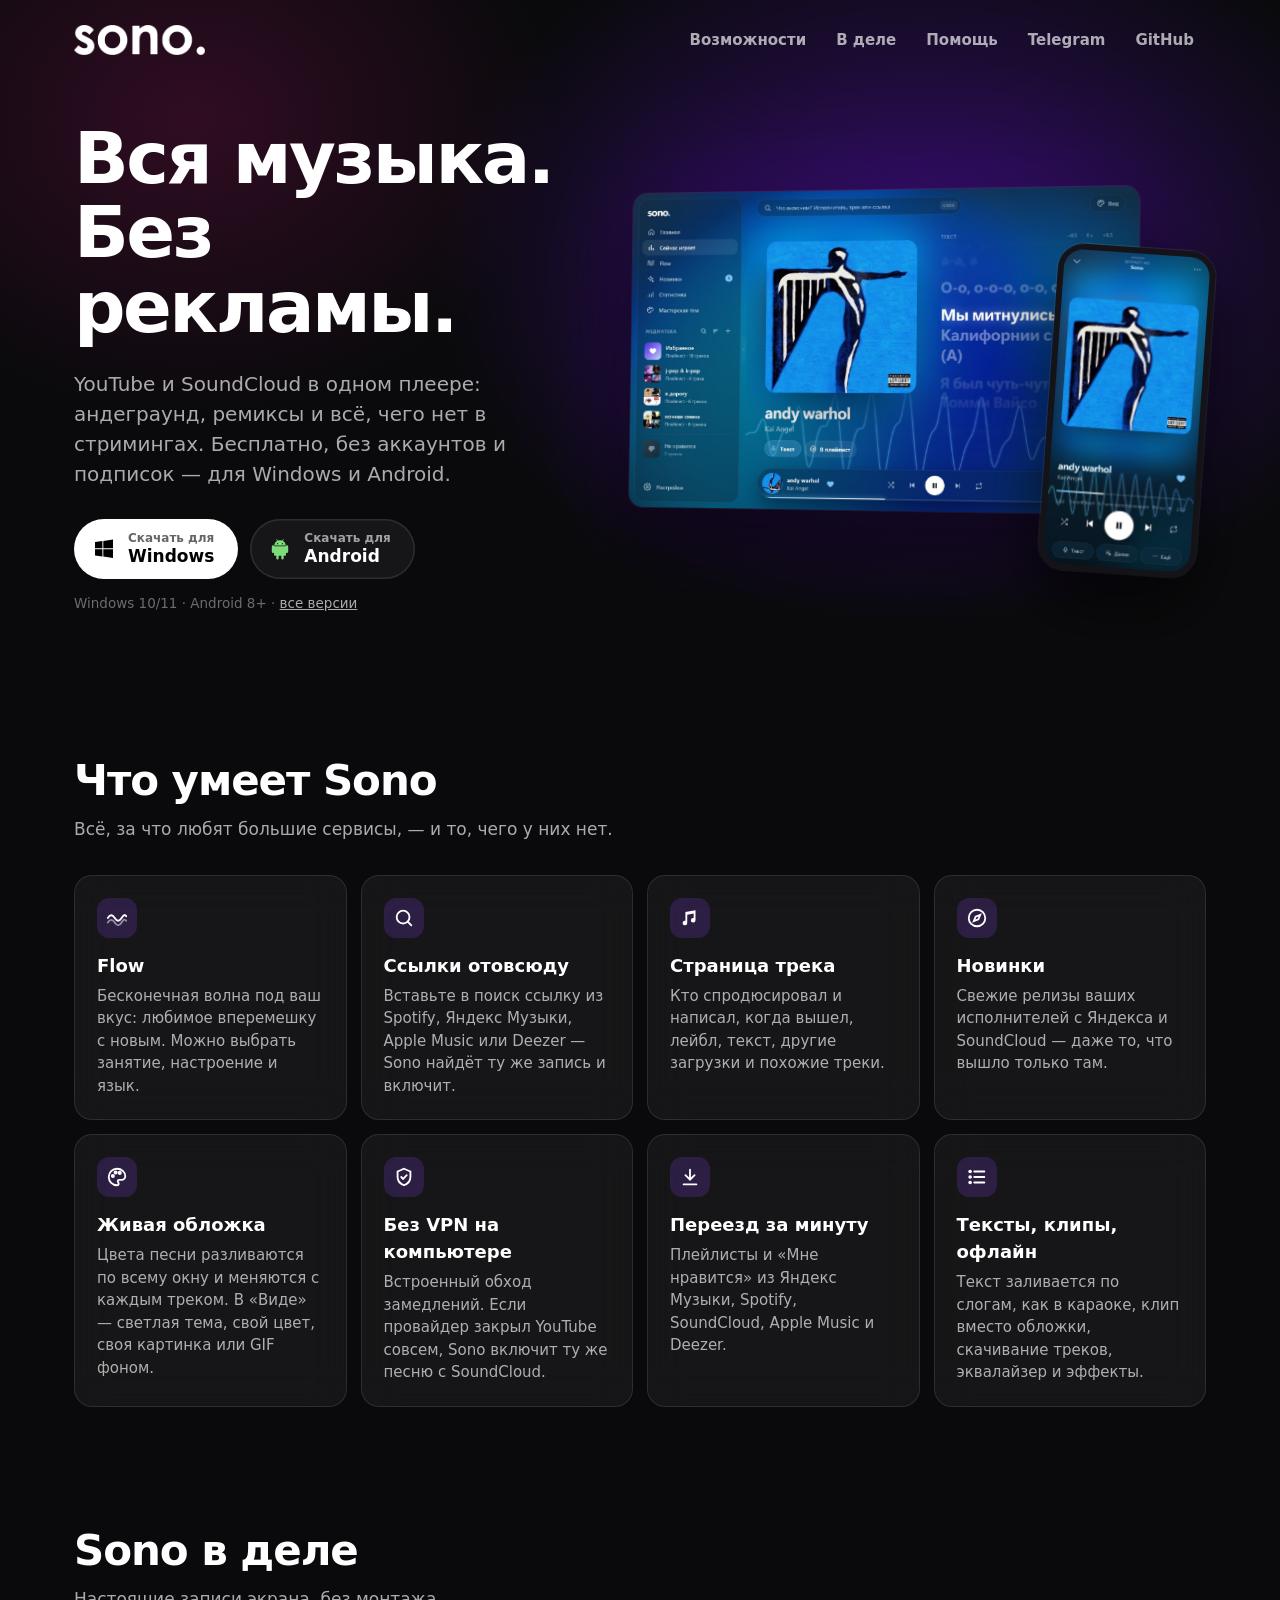
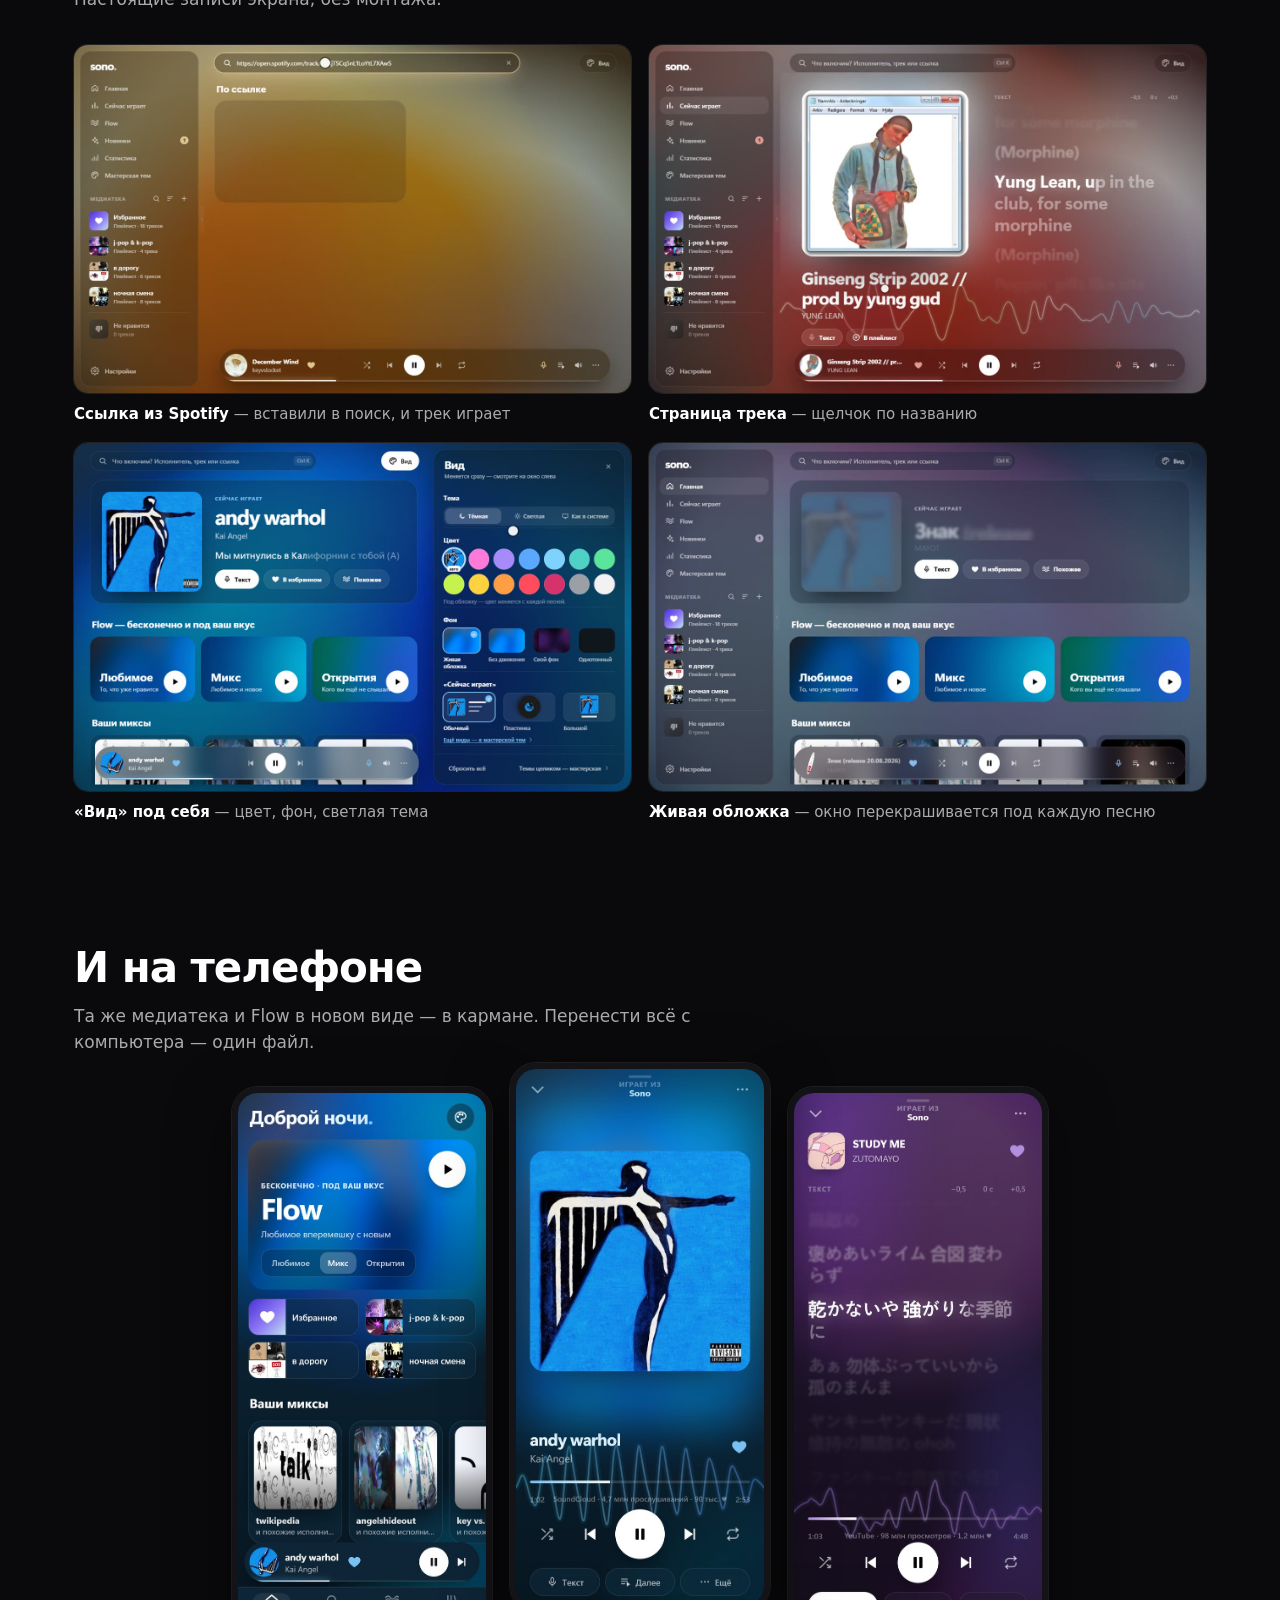
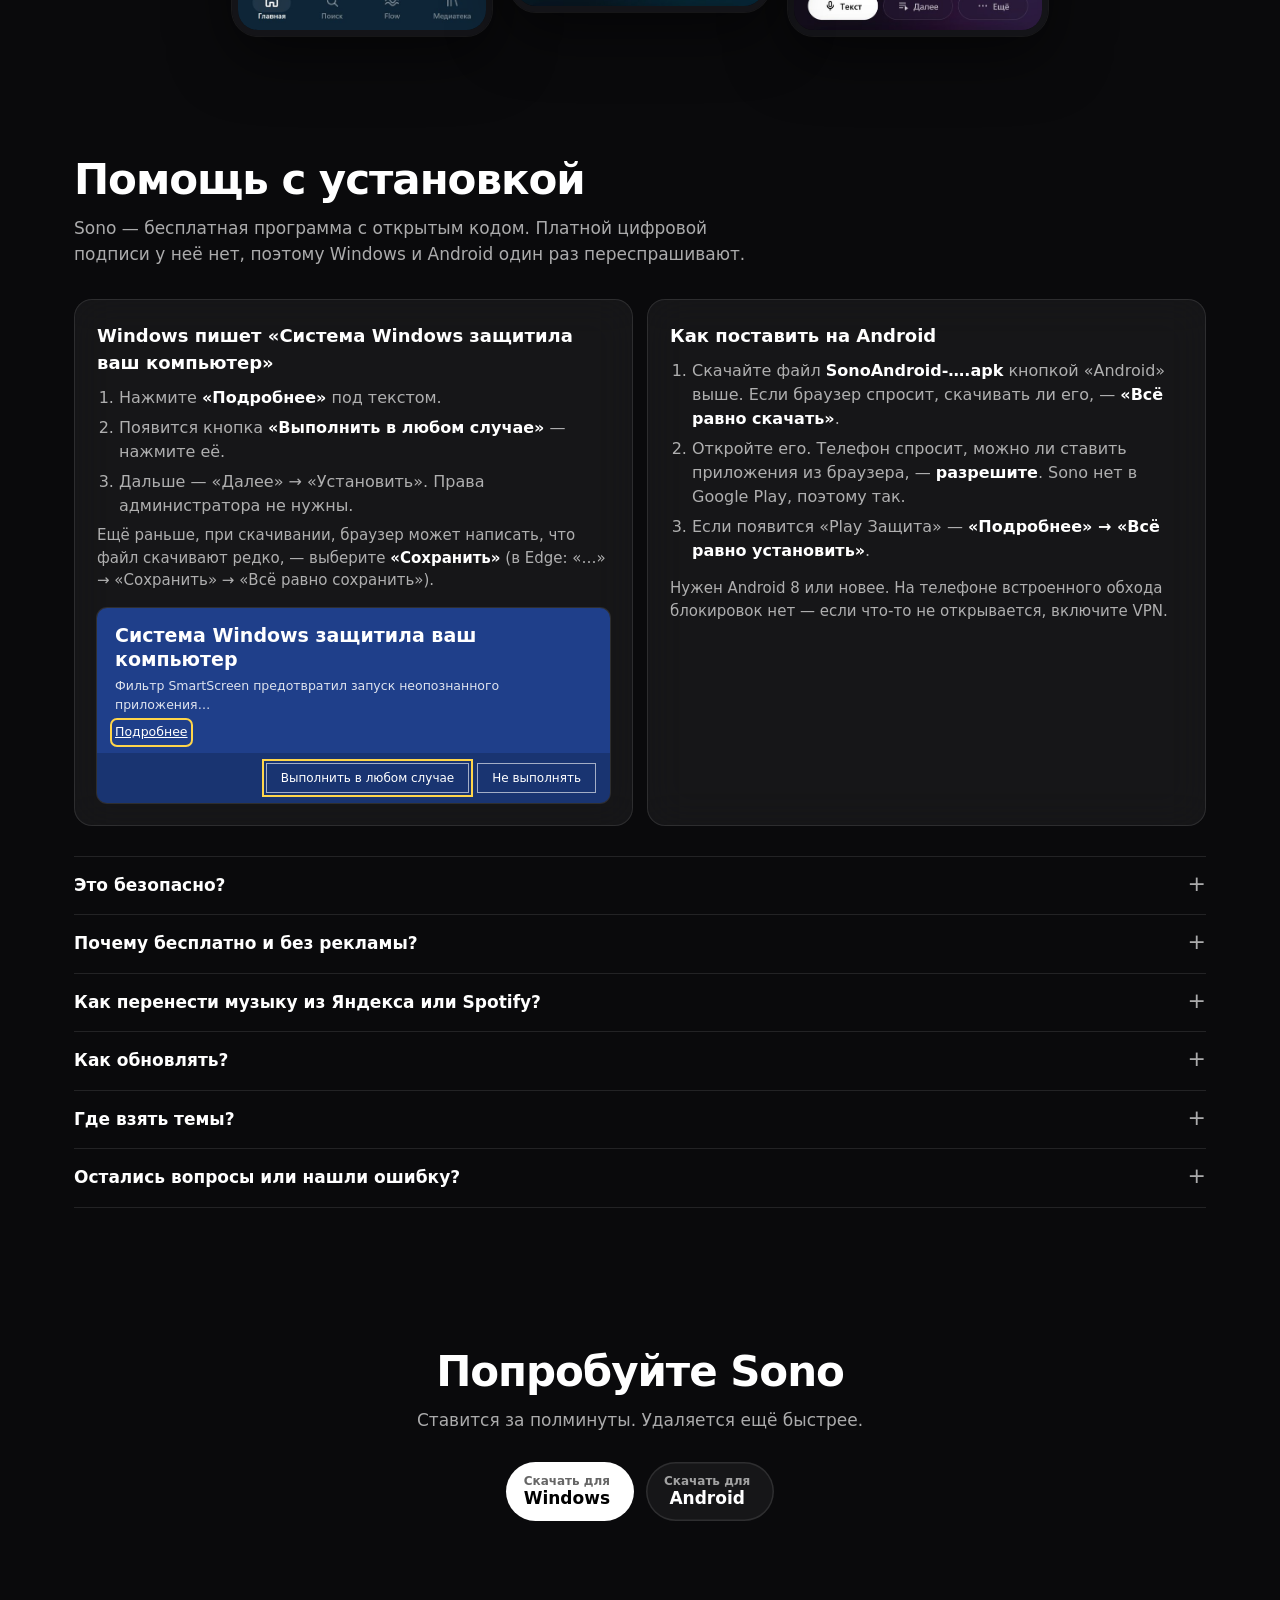
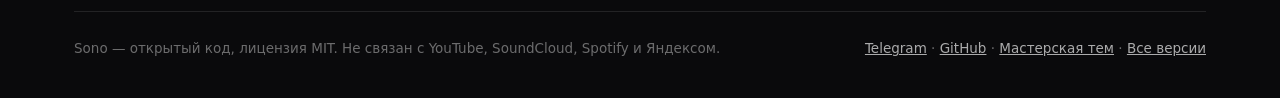
<file: docs/index.html>
<!doctype html>
<!-- Сайт Sono на GitHub Pages (graveyarr.github.io/sono). Одна страница, без внешних шрифтов и библиотек.
     Кнопки «Скачать» сами берут свежий выпуск через API GitHub; без JavaScript ведут на страницу выпуска. -->
<html lang="ru">
<head>
<meta charset="utf-8">
<meta name="viewport" content="width=device-width, initial-scale=1">
<title>Sono — музыка с YouTube и SoundCloud</title>
<meta name="description" content="Бесплатный музыкальный плеер для Windows и Android: YouTube и SoundCloud в одном месте, без рекламы и аккаунтов. Новый вид «Живая обложка», Flow, страница трека, новинки.">
<meta property="og:title" content="Sono — музыка с YouTube и SoundCloud">
<meta property="og:description" content="Бесплатный плеер для Windows и Android. Без рекламы и аккаунтов.">
<meta property="og:image" content="https://graveyarr.github.io/sono/img/banner.jpg">
<meta property="og:type" content="website">
<meta name="twitter:card" content="summary_large_image">
<meta name="theme-color" content="#0a0a0c">
<link rel="icon" href="img/icon.png">
<style>
  :root {
    --bg: #0a0a0c;
    --fg-rgb: 255 255 255;
    --text: rgb(var(--fg-rgb));
    --muted: rgb(var(--fg-rgb) / 0.66);
    --faint: rgb(var(--fg-rgb) / 0.4);
    --line: rgb(var(--fg-rgb) / 0.1);
    --glass: rgb(var(--fg-rgb) / 0.05);
    --glass-hi: rgb(var(--fg-rgb) / 0.09);
    --radius: 18px;
    --ease: cubic-bezier(0.2, 0.8, 0.2, 1);
    --font: "Segoe UI Variable Text", "Segoe UI", system-ui, -apple-system, Roboto, sans-serif;
    --display: "Segoe UI Variable Display", "Segoe UI", system-ui, -apple-system, Roboto, sans-serif;
    color-scheme: dark;
  }
  /* Цвет свечения медленно меняется — как фон Sono при смене треков */
  @property --h { syntax: "<number>"; inherits: true; initial-value: 265; }
  @keyframes hue { 0% { --h: 265; } 33% { --h: 200; } 66% { --h: 25; } 100% { --h: 265; } }
  * { box-sizing: border-box; }
  html { scroll-behavior: smooth; }
  body {
    margin: 0; background: var(--bg); color: var(--text); font-family: var(--font);
    -webkit-font-smoothing: antialiased; line-height: 1.5; overflow-x: hidden;
    animation: hue 24s linear infinite;
  }
  @media (prefers-reduced-motion: reduce) { body { animation: none; } html { scroll-behavior: auto; } }
  a { color: inherit; }
  .glow {
    position: absolute; inset: 0 0 auto; height: 1100px; pointer-events: none; z-index: 0;
    background:
      radial-gradient(700px 520px at 72% 260px, hsl(var(--h) 85% 45% / 0.45), transparent 70%),
      radial-gradient(520px 420px at 15% 120px, hsl(calc(var(--h) + 60) 80% 40% / 0.22), transparent 70%);
  }
  .wrap { position: relative; z-index: 1; max-width: 1180px; margin: 0 auto; padding: 0 24px; }

  /* Шапка */
  header { display: flex; align-items: center; justify-content: space-between; gap: 16px; padding: 22px 0; }
  .logo img { height: 30px; display: block; }
  nav { display: flex; gap: 6px; flex-wrap: wrap; }
  nav a { text-decoration: none; color: var(--muted); font-size: 15px; font-weight: 600; padding: 7px 12px; border-radius: 99px; transition: background 0.2s, color 0.2s; }
  nav a:hover { background: var(--glass-hi); color: var(--text); }

  /* Первый экран */
  .hero { display: grid; grid-template-columns: minmax(0, 1fr) minmax(0, 1.15fr); gap: 40px; align-items: center; padding: 40px 0 70px; }
  h1 { font-family: var(--display); font-size: clamp(40px, 6vw, 72px); line-height: 1.04; letter-spacing: -0.035em; margin: 0; padding-bottom: 0.06em; }
  .lead { font-size: clamp(17px, 1.6vw, 20px); color: var(--muted); margin: 20px 0 30px; max-width: 30em; }
  .buttons { display: flex; flex-wrap: wrap; gap: 12px; }
  .btn {
    display: inline-flex; align-items: center; gap: 12px; text-decoration: none;
    padding: 13px 24px 13px 18px; border-radius: 99px; font-weight: 700; font-size: 17px;
    transition: transform 0.2s var(--ease), background 0.2s;
  }
  .btn:hover { transform: scale(1.03); }
  .btn:active { transform: scale(0.97); }
  .btn svg { width: 24px; height: 24px; flex: none; }
  .btn small { display: block; font-size: 12px; font-weight: 600; opacity: 0.6; line-height: 1.1; }
  .btn span { display: block; line-height: 1.2; }
  .btn.primary { background: #fff; color: #000; }
  .btn.ghost { background: var(--glass); color: var(--text); box-shadow: inset 0 0 0 1.5px var(--line); }
  .btn.ghost:hover { background: var(--glass-hi); }
  .meta { margin-top: 14px; font-size: 13.5px; color: var(--faint); }
  .meta a { color: var(--muted); }
  .shots { position: relative; aspect-ratio: 16 / 11; }
  .shots .pc {
    position: absolute; left: 0; top: 4%; width: 88%; border-radius: 14px; overflow: hidden;
    box-shadow: 0 40px 90px rgb(0 0 0 / 0.6), 0 0 0 1px var(--line), 0 0 120px hsl(var(--h) 85% 50% / 0.25);
    transform: perspective(1600px) rotateY(-9deg) rotateX(3deg);
  }
  .shots .phone {
    position: absolute; right: 0; bottom: 0; width: 27%; border-radius: 26px; overflow: hidden;
    border: 6px solid #141418; box-shadow: 0 30px 70px rgb(0 0 0 / 0.7), 0 0 0 1px var(--line);
    transform: rotate(4deg);
  }
  .shots img { display: block; width: 100%; height: auto; }

  /* Разделы */
  section { padding: 60px 0; }
  h2 { font-family: var(--display); font-size: clamp(28px, 3.6vw, 42px); letter-spacing: -0.025em; line-height: 1.15; margin: 0 0 10px; padding-bottom: 0.05em; }
  .sub { color: var(--muted); font-size: 17px; margin: 0 0 32px; max-width: 40em; }
  .grid { display: grid; grid-template-columns: repeat(auto-fit, minmax(250px, 1fr)); gap: 14px; }
  .card {
    background: var(--glass); border: 1px solid var(--line); border-radius: var(--radius); padding: 22px;
    backdrop-filter: blur(20px); transition: background 0.2s, transform 0.3s var(--ease);
  }
  .card:hover { background: var(--glass-hi); transform: translateY(-2px); }
  .card .ico { width: 40px; height: 40px; border-radius: 12px; display: grid; place-items: center; background: hsl(var(--h) 70% 55% / 0.22); margin-bottom: 14px; }
  .card .ico svg { width: 22px; height: 22px; }
  .card h3 { margin: 0 0 6px; font-size: 18px; }
  .card p { margin: 0; color: var(--muted); font-size: 15px; }

  .demos { display: grid; grid-template-columns: repeat(2, minmax(0, 1fr)); gap: 18px; }
  .demo { margin: 0; }
  .demo video { display: block; width: 100%; border-radius: 14px; background: #000; box-shadow: 0 0 0 1px var(--line); }
  .demo figcaption { margin-top: 10px; color: var(--muted); font-size: 15px; }
  .demo b { color: var(--text); }

  .phones { display: flex; gap: 18px; justify-content: center; }
  .phones img { width: min(30%, 260px); height: auto; border-radius: 26px; border: 6px solid #141418; box-shadow: 0 20px 60px rgb(0 0 0 / 0.5), 0 0 0 1px var(--line); }
  .phones img:nth-child(2) { transform: translateY(-24px); }

  /* Помощь */
  .help { display: grid; grid-template-columns: repeat(auto-fit, minmax(320px, 1fr)); gap: 14px; }
  .help ol { margin: 10px 0 0; padding-left: 22px; color: var(--muted); }
  .help li { margin: 6px 0; }
  .help b { color: var(--text); }
  .smartscreen {
    margin-top: 16px; border-radius: 10px; overflow: hidden; background: #1f3f8a; color: #fff; font-family: var(--font);
    box-shadow: 0 0 0 1px var(--line);
  }
  .smartscreen .top { padding: 16px 18px 10px; }
  .smartscreen .t { font-size: 19px; font-weight: 600; line-height: 1.25; }
  .smartscreen .d { font-size: 12.5px; opacity: 0.85; margin-top: 6px; }
  .smartscreen .more { display: inline-block; margin-top: 8px; font-size: 12.5px; text-decoration: underline; outline: 2px solid #ffd54a; outline-offset: 3px; border-radius: 2px; }
  .smartscreen .bar { display: flex; justify-content: flex-end; gap: 8px; padding: 10px 14px; background: rgb(0 0 0 / 0.18); }
  .smartscreen .bar span { font-size: 12px; padding: 5px 14px; border: 1px solid rgb(255 255 255 / 0.6); }
  .smartscreen .bar .run { outline: 2px solid #ffd54a; outline-offset: 2px; }
  details { border-top: 1px solid var(--line); padding: 16px 0; }
  details:last-child { border-bottom: 1px solid var(--line); }
  summary { cursor: pointer; font-weight: 700; font-size: 17px; list-style: none; display: flex; justify-content: space-between; gap: 12px; }
  summary::-webkit-details-marker { display: none; }
  summary::after { content: "+"; color: var(--muted); font-weight: 400; font-size: 22px; line-height: 1; transition: transform 0.2s; }
  details[open] summary::after { transform: rotate(45deg); }
  details p { color: var(--muted); margin: 10px 0 0; max-width: 46em; }

  .final { text-align: center; padding: 80px 0 90px; }
  .final .buttons { justify-content: center; }
  footer { border-top: 1px solid var(--line); padding: 26px 0 40px; color: var(--faint); font-size: 13.5px; display: flex; flex-wrap: wrap; gap: 8px 22px; justify-content: space-between; }
  footer a { color: var(--muted); }

  /* Телефон и узкое окно */
  @media (max-width: 860px) {
    .hero { grid-template-columns: 1fr; padding-top: 10px; gap: 34px; }
    nav a:not(.gh) { display: none; }
    .demos { grid-template-columns: 1fr; }
    section { padding: 44px 0; }
  }
  @media (max-width: 480px) {
    .wrap { padding: 0 16px; }
    .btn { flex: 1 1 100%; justify-content: center; }
    .phones { gap: 10px; }
    .phones img { border-width: 4px; border-radius: 18px; }
  }
</style>
</head>
<body>
<div class="glow"></div>
<div class="wrap">
  <header>
    <a class="logo" href="./" aria-label="Sono"><img src="img/logo.png" alt="sono."></a>
    <nav>
      <a href="#features">Возможности</a>
      <a href="#demo">В деле</a>
      <a href="#help">Помощь</a>
      <a class="gh" href="https://t.me/sonomus">Telegram</a>
      <a class="gh" href="https://github.com/graveyarr/sono">GitHub</a>
    </nav>
  </header>

  <div class="hero">
    <div>
      <h1>Вся музыка.<br>Без рекламы.</h1>
      <p class="lead">YouTube и SoundCloud в одном плеере: андеграунд, ремиксы и всё, чего нет в стримингах. Бесплатно, без аккаунтов и подписок — для Windows и Android.</p>
      <div class="buttons" data-downloads>
        <a class="btn primary" data-os="windows" href="https://github.com/graveyarr/sono/releases/latest/download/SonoSetup-1.0.0.exe">
          <svg viewBox="0 0 24 24" fill="currentColor" aria-hidden="true"><path d="M3 5.1l7.4-1v7.2H3zM11.3 4l9.7-1.4v8.7h-9.7zM3 12.2h7.4v7.2l-7.4-1zM11.3 12.2H21v8.7l-9.7-1.4z"/></svg>
          <span><small>Скачать для</small>Windows</span>
        </a>
        <a class="btn ghost" data-os="android" href="https://github.com/graveyarr/sono/releases/latest/download/SonoAndroid-1.0.0.apk">
          <svg viewBox="0 0 24 24" fill="#7ddc7a" aria-hidden="true"><path d="M6 9.2h12v8.3a1.3 1.3 0 0 1-1.3 1.3h-1v2.5a1.2 1.2 0 0 1-2.4 0v-2.5h-2.6v2.5a1.2 1.2 0 0 1-2.4 0v-2.5h-1A1.3 1.3 0 0 1 6 17.5zM3.8 9.4a1.2 1.2 0 0 1 2.4 0v5.4a1.2 1.2 0 0 1-2.4 0zm14 0a1.2 1.2 0 0 1 2.4 0v5.4a1.2 1.2 0 0 1-2.4 0zM6.1 8.4a6 6 0 0 1 3-4.6L8.2 2.3l.5-.3 1 1.6a6.2 6.2 0 0 1 4.6 0l1-1.6.5.3-.9 1.5a6 6 0 0 1 3 4.6zm3.4-2.3a.6.6 0 1 0 0 1.2.6.6 0 0 0 0-1.2zm5 0a.6.6 0 1 0 0 1.2.6.6 0 0 0 0-1.2z"/></svg>
          <span><small>Скачать для</small>Android</span>
        </a>
      </div>
      <p class="meta" data-meta>Windows 10/11 · Android 8+ · <a href="https://github.com/graveyarr/sono/releases">все версии</a></p>
    </div>
    <div class="shots">
      <div class="pc"><img src="img/pc-now.jpg" alt="Sono на компьютере: «Сейчас играет»" width="1600" height="1000"></div>
      <div class="phone"><img src="img/phone-now.jpg" alt="Sono на телефоне" width="585" height="1266"></div>
    </div>
  </div>

  <section id="features">
    <h2>Что умеет Sono</h2>
    <p class="sub">Всё, за что любят большие сервисы, — и то, чего у них нет.</p>
    <div class="grid">
      <div class="card"><div class="ico"><svg viewBox="0 0 24 24" fill="none" stroke="currentColor" stroke-width="2" stroke-linecap="round"><path d="M2 12c2.5-4 5-4 7.5 0s5 4 7.5 0 3.5-4 5-2"/><path d="M2 17c2.5-4 5-4 7.5 0s5 4 7.5 0 3.5-4 5-2" opacity=".5"/></svg></div><h3>Flow</h3><p>Бесконечная волна под ваш вкус: любимое вперемешку с новым. Можно выбрать занятие, настроение и язык.</p></div>
      <div class="card"><div class="ico"><svg viewBox="0 0 24 24" fill="none" stroke="currentColor" stroke-width="2" stroke-linecap="round"><circle cx="11" cy="11" r="7"/><path d="M20 20l-4-4"/></svg></div><h3>Ссылки отовсюду</h3><p>Вставьте в поиск ссылку из Spotify, Яндекс Музыки, Apple Music или Deezer — Sono найдёт ту же запись и включит.</p></div>
      <div class="card"><div class="ico"><svg viewBox="0 0 24 24" fill="currentColor"><path d="M9 17.5a2.5 2.5 0 1 1-2-2.45V5.5l11-2v11a2.5 2.5 0 1 1-2-2.45V7.1l-7 1.3z"/></svg></div><h3>Страница трека</h3><p>Кто спродюсировал и написал, когда вышел, лейбл, текст, другие загрузки и похожие треки.</p></div>
      <div class="card"><div class="ico"><svg viewBox="0 0 24 24" fill="none" stroke="currentColor" stroke-width="2" stroke-linecap="round"><circle cx="12" cy="12" r="9"/><path d="M15.5 8.5l-2 5-5 2 2-5z"/></svg></div><h3>Новинки</h3><p>Свежие релизы ваших исполнителей с Яндекса и SoundCloud — даже то, что вышло только там.</p></div>
      <div class="card"><div class="ico"><svg viewBox="0 0 24 24" fill="none" stroke="currentColor" stroke-width="2" stroke-linecap="round"><path d="M12 3a9 9 0 1 0 0 18c1.2 0 1.8-.8 1.8-1.7 0-1.3-1-1.6-1-2.6 0-.9.7-1.6 1.7-1.6H17a4 4 0 0 0 4-4C21 6.5 17 3 12 3z"/><circle cx="7.5" cy="11" r="1.2"/><circle cx="10.5" cy="7" r="1.2"/><circle cx="15" cy="7.5" r="1.2"/></svg></div><h3>Живая обложка</h3><p>Цвета песни разливаются по всему окну и меняются с каждым треком. В «Виде» — светлая тема, свой цвет, своя картинка или GIF фоном.</p></div>
      <div class="card"><div class="ico"><svg viewBox="0 0 24 24" fill="none" stroke="currentColor" stroke-width="2" stroke-linecap="round"><path d="M12 3l7 3v6c0 4.5-3 7.5-7 9-4-1.5-7-4.5-7-9V6z"/><path d="M9 12l2 2 4-4"/></svg></div><h3>Без VPN на компьютере</h3><p>Встроенный обход замедлений. Если провайдер закрыл YouTube совсем, Sono включит ту же песню с SoundCloud.</p></div>
      <div class="card"><div class="ico"><svg viewBox="0 0 24 24" fill="none" stroke="currentColor" stroke-width="2" stroke-linecap="round"><path d="M12 4v11M7 10l5 5 5-5"/><path d="M5 20h14"/></svg></div><h3>Переезд за минуту</h3><p>Плейлисты и «Мне нравится» из Яндекс Музыки, Spotify, SoundCloud, Apple Music и Deezer.</p></div>
      <div class="card"><div class="ico"><svg viewBox="0 0 24 24" fill="none" stroke="currentColor" stroke-width="2" stroke-linecap="round"><path d="M9 6h11M9 12h11M9 18h11"/><circle cx="4.5" cy="6" r="1"/><circle cx="4.5" cy="12" r="1"/><circle cx="4.5" cy="18" r="1"/></svg></div><h3>Тексты, клипы, офлайн</h3><p>Текст заливается по слогам, как в караоке, клип вместо обложки, скачивание треков, эквалайзер и эффекты.</p></div>
    </div>
  </section>

  <section id="demo">
    <h2>Sono в деле</h2>
    <p class="sub">Настоящие записи экрана, без монтажа.</p>
    <div class="demos">
      <figure class="demo"><video src="media/links.mp4" poster="media/links.jpg" muted loop playsinline preload="none" data-auto></video><figcaption><b>Ссылка из Spotify</b> — вставили в поиск, и трек играет</figcaption></figure>
      <figure class="demo"><video src="media/track.mp4" poster="media/track.jpg" muted loop playsinline preload="none" data-auto></video><figcaption><b>Страница трека</b> — щелчок по названию</figcaption></figure>
      <figure class="demo"><video src="media/look.mp4" poster="media/look.jpg" muted loop playsinline preload="none" data-auto></video><figcaption><b>«Вид» под себя</b> — цвет, фон, светлая тема</figcaption></figure>
      <figure class="demo"><video src="media/live.mp4" poster="media/live.jpg" muted loop playsinline preload="none" data-auto></video><figcaption><b>Живая обложка</b> — окно перекрашивается под каждую песню</figcaption></figure>
    </div>
  </section>

  <section id="phone">
    <h2>И на телефоне</h2>
    <p class="sub">Та же медиатека и Flow в новом виде — в кармане. Перенести всё с компьютера — один файл.</p>
    <div class="phones">
      <img src="img/phone-home.jpg" alt="«Главная» на телефоне" loading="lazy" width="585" height="1266">
      <img src="img/phone-now.jpg" alt="«Сейчас играет» на телефоне" loading="lazy" width="585" height="1266">
      <img src="img/phone-lyrics.jpg" alt="Текст песни на телефоне" loading="lazy" width="585" height="1266">
    </div>
  </section>

  <section id="help">
    <h2>Помощь с установкой</h2>
    <p class="sub">Sono — бесплатная программа с открытым кодом. Платной цифровой подписи у неё нет, поэтому Windows и Android один раз переспрашивают.</p>
    <div class="help">
      <div class="card">
        <h3>Windows пишет «Система Windows защитила ваш компьютер»</h3>
        <ol>
          <li>Нажмите <b>«Подробнее»</b> под текстом.</li>
          <li>Появится кнопка <b>«Выполнить в любом случае»</b> — нажмите её.</li>
          <li>Дальше — «Далее» → «Установить». Права администратора не нужны.</li>
        </ol>
        <p style="color: var(--muted); margin: 0 0 14px; font-size: 15px;">Ещё раньше, при скачивании, браузер может написать, что файл скачивают редко, — выберите <b>«Сохранить»</b> (в Edge: «…» → «Сохранить» → «Всё равно сохранить»).</p>
        <div class="smartscreen" aria-hidden="true">
          <div class="top">
            <div class="t">Система Windows защитила ваш компьютер</div>
            <div class="d">Фильтр SmartScreen предотвратил запуск неопознанного приложения…</div>
            <span class="more">Подробнее</span>
          </div>
          <div class="bar"><span class="run">Выполнить в любом случае</span><span>Не выполнять</span></div>
        </div>
      </div>
      <div class="card">
        <h3>Как поставить на Android</h3>
        <ol>
          <li>Скачайте файл <b>SonoAndroid-….apk</b> кнопкой «Android» выше. Если браузер спросит, скачивать ли его, — <b>«Всё равно скачать»</b>.</li>
          <li>Откройте его. Телефон спросит, можно ли ставить приложения из браузера, — <b>разрешите</b>. Sono нет в Google Play, поэтому так.</li>
          <li>Если появится «Play Защита» — <b>«Подробнее» → «Всё равно установить»</b>.</li>
        </ol>
        <p style="color: var(--muted); margin: 14px 0 0; font-size: 15px;">Нужен Android 8 или новее. На телефоне встроенного обхода блокировок нет — если что-то не открывается, включите VPN.</p>
      </div>
    </div>
    <div style="margin-top: 30px;">
      <details><summary>Это безопасно?</summary><p>Весь код Sono открыт на GitHub — любой может его посмотреть. Sono не просит аккаунтов и паролей, а ваша медиатека хранится только у вас на устройстве.</p></details>
      <details><summary>Почему бесплатно и без рекламы?</summary><p>Sono делается для себя и друзей. Музыку он берёт с YouTube и SoundCloud, сам ничего не продаёт и ничего о вас не собирает.</p></details>
      <details><summary>Как перенести музыку из Яндекса или Spotify?</summary><p>Вставьте ссылку на плейлист в поиск — Sono перенесёт его в медиатеку. С Яндекс Музыки и SoundCloud можно переехать целиком: Sono предложит это при первом запуске.</p></details>
      <details><summary>Как обновлять?</summary><p>Sono на компьютере сам предлагает обновиться, когда выходит новая версия. Для телефона новые версии — на <a href="https://github.com/graveyarr/sono/releases">странице выпусков</a>, а о каждой мы пишем в <a href="https://t.me/sonomus">Telegram-канале</a>.</p></details>
      <details><summary>Где взять темы?</summary><p>В Sono: «Мастерская тем» в меню слева. Цвет, светлую тему и свой фон можно выбрать сразу — кнопкой «Вид». Темы мастерской пока сделаны для прежнего вида Sono и включатся, когда их обновят. Свою тему можно сделать в редакторе и предложить в <a href="https://github.com/graveyarr/sono-themes">мастерскую</a>.</p></details>
      <details><summary>Остались вопросы или нашли ошибку?</summary><p>Пишите в комментариях в нашем <a href="https://t.me/sonomus">Telegram-канале</a> — там же новости и новые версии.</p></details>
    </div>
  </section>

  <section class="final">
    <h2>Попробуйте Sono</h2>
    <p class="sub" style="margin: 0 auto 28px;">Ставится за полминуты. Удаляется ещё быстрее.</p>
    <div class="buttons" data-downloads>
      <a class="btn primary" data-os="windows" href="https://github.com/graveyarr/sono/releases/latest/download/SonoSetup-1.0.0.exe"><span><small>Скачать для</small>Windows</span></a>
      <a class="btn ghost" data-os="android" href="https://github.com/graveyarr/sono/releases/latest/download/SonoAndroid-1.0.0.apk"><span><small>Скачать для</small>Android</span></a>
    </div>
  </section>

  <footer>
    <span>Sono — открытый код, лицензия MIT. Не связан с YouTube, SoundCloud, Spotify и Яндексом.</span>
    <span><a href="https://t.me/sonomus">Telegram</a> · <a href="https://github.com/graveyarr/sono">GitHub</a> · <a href="https://github.com/graveyarr/sono-themes">Мастерская тем</a> · <a href="https://github.com/graveyarr/sono/releases">Все версии</a></span>
  </footer>
</div>

<script>
  // Свежий выпуск: прямые ссылки на файлы, версия и размер. Не вышло (нет сети, лимит API — 60 запросов
  // в час на IP, у мобильных операторов один IP на многих) — кнопки ведут на файлы, записанные в разметке
  // (releases/latest/download/<имя>): при каждом выпуске менять в них номер версии.
  (async () => {
    try {
      const res = await fetch("https://api.github.com/repos/graveyarr/sono/releases/latest", { headers: { Accept: "application/vnd.github+json" } });
      if (!res.ok) return;
      const rel = await res.json();
      const find = (re) => (rel.assets || []).find((a) => re.test(a.name));
      const files = { windows: find(/^SonoSetup-.*\.exe$/i), android: find(/^SonoAndroid-.*\.apk$/i) };
      for (const link of document.querySelectorAll("[data-os]")) {
        const file = files[link.dataset.os];
        if (file) { link.href = file.browser_download_url; link.title = `${file.name} · ${Math.round(file.size / 1048576)} МБ`; }
      }
      const version = String(rel.tag_name || "").replace(/^v/, "");
      const meta = document.querySelector("[data-meta]");
      if (meta && version) {
        const mb = (f) => (f ? ` · ${Math.round(f.size / 1048576)} МБ` : "");
        meta.innerHTML = `Версия ${version} · Windows 10/11${mb(files.windows)} · Android 8+${mb(files.android)} · <a href="https://github.com/graveyarr/sono/releases">все версии</a>`;
      }
    } catch { /* без сети — остаются ссылки на страницу выпуска */ }
  })();

  // С телефона Android главная кнопка — Android
  if (/Android/i.test(navigator.userAgent)) {
    for (const box of document.querySelectorAll("[data-downloads]")) {
      const win = box.querySelector("[data-os=windows]"), and = box.querySelector("[data-os=android]");
      win.classList.replace("primary", "ghost");
      and.classList.replace("ghost", "primary");
      box.prepend(and);
    }
  }

  // Записи экрана играют, только когда видны (и не играют при «Уменьшить движение»)
  const still = matchMedia("(prefers-reduced-motion: reduce)").matches;
  const seen = new IntersectionObserver((entries) => {
    for (const e of entries) {
      if (e.isIntersecting && !still) e.target.play().catch(() => {});
      else e.target.pause();
    }
  }, { threshold: 0.4 });
  document.querySelectorAll("video[data-auto]").forEach((v) => seen.observe(v));
</script>
</body>
</html>
</file>
